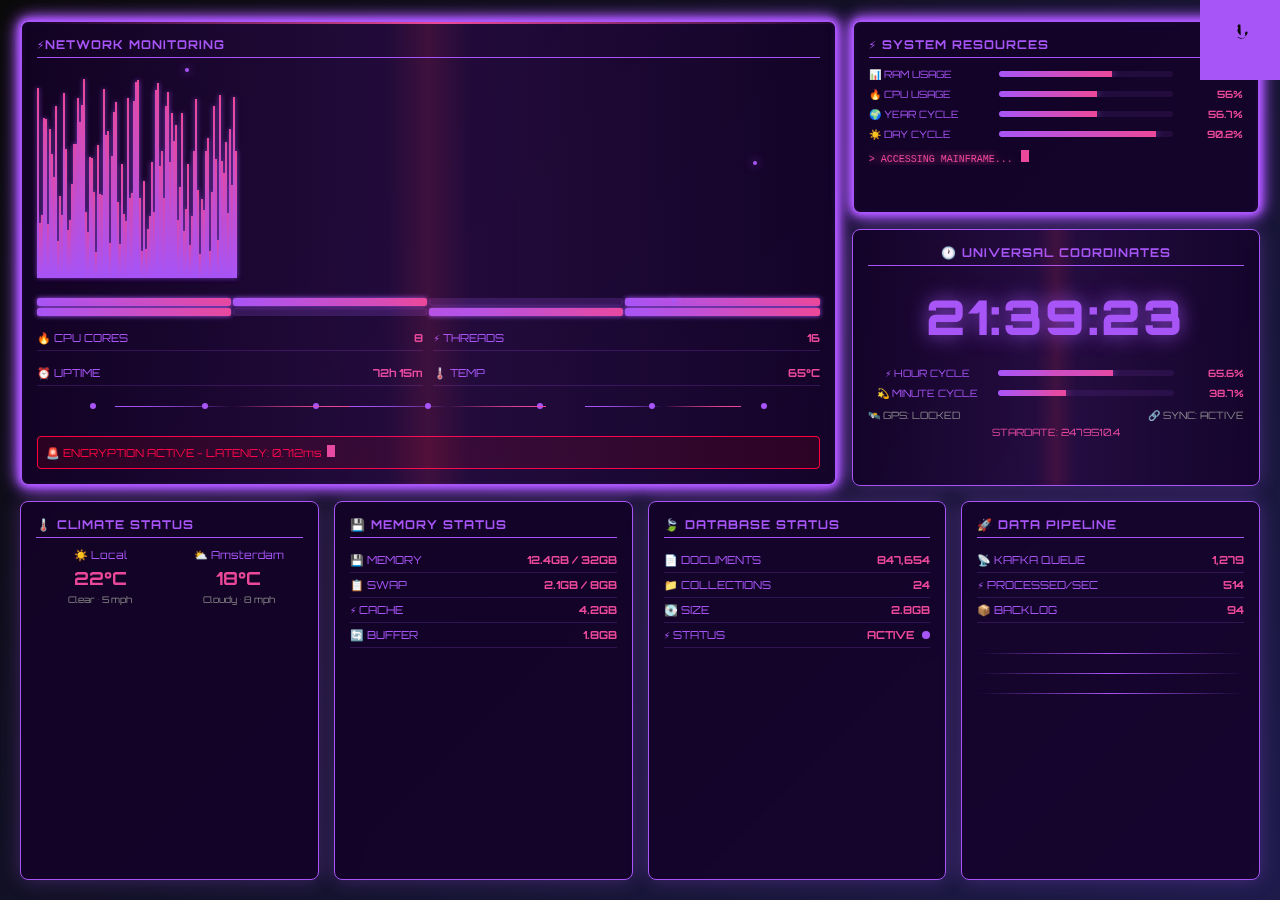
<file: bck.html>
<!DOCTYPE html>
<html lang="en">
<head>
    <meta charset="UTF-8">
    <meta name="viewport" content="width=device-width, initial-scale=1.0">
    <title>Main Dashboard | Live System Monitor</title>
    <meta name="description" content="Real-time main dashboard with system monitoring, matrix effects, and live data visualization">
    <link rel="icon" href="data:image/svg+xml,<svg xmlns=%22http://www.w3.org/2000/svg%22 viewBox=%220 0 100 100%22><text y=%22.9em%22 font-size=%2290%22>🚀</text></svg>">
    <style>
        @import url('https://fonts.googleapis.com/css2?family=Orbitron:wght@400;700;900&display=swap');
        
        * {
            margin: 0;
            padding: 0;
            box-sizing: border-box;
        }

        body {
            background: #0a0a0a;
            font-family: 'Orbitron', monospace;
            color: #a855f7;
            overflow-x: hidden;
            min-height: 100vh;
            display: flex;
            flex-direction: column;
        }

        .container {
            display: grid;
            grid-template-columns: 2fr 1fr;
            grid-template-rows: auto auto 1fr;
            gap: 15px;
            padding: 20px;
            min-height: 100vh;
            background: linear-gradient(135deg, #0a0a0a 0%, #1e1b4b 100%);
        }

        @media (max-width: 768px) {
            .container {
                grid-template-columns: 1fr;
                grid-template-rows: auto auto auto auto;
                gap: 10px;
                padding: 10px;
            }
            
            .main-chart {
                grid-column: 1;
                grid-row: 1;
            }
            
            .system-panel {
                grid-column: 1;
                grid-row: 2;
            }
            
            .time-panel {
                grid-column: 1;
                grid-row: 3;
            }
            
            .bottom-panels {
                grid-column: 1;
                grid-row: 4;
                grid-template-columns: 1fr 1fr;
            }
        }

        .panel {
            background: rgba(20, 0, 40, 0.8);
            border: 1px solid #a855f7;
            border-radius: 8px;
            padding: 15px;
            box-shadow: 0 0 20px rgba(168, 85, 247, 0.3);
            backdrop-filter: blur(10px);
        }

        .panel-title {
            color: #a855f7;
            font-weight: 700;
            font-size: 12px;
            margin-bottom: 10px;
            text-transform: uppercase;
            letter-spacing: 1px;
            border-bottom: 1px solid #a855f7;
            padding-bottom: 5px;
        }

        .main-chart {
            grid-column: 1;
            grid-row: 1 / 3;
            position: relative;
        }

        .system-panel {
            grid-column: 2;
            grid-row: 1;
        }

        .time-panel {
            grid-column: 2;
            grid-row: 2;
            text-align: center;
        }

        .bottom-panels {
            grid-column: 1 / 3;
            grid-row: 3;
            display: grid;
            grid-template-columns: repeat(4, 1fr);
            gap: 15px;
        }

        @media (max-width: 1200px) {
            .bottom-panels {
                grid-template-columns: repeat(2, 1fr);
            }
        }

        .progress-bar {
            margin: 8px 0;
            display: flex;
            align-items: center;
            font-size: 10px;
        }

        .progress-label {
            width: 120px;
            color: #a855f7;
            font-weight: 400;
        }

        .progress-track {
            flex: 1;
            height: 6px;
            background: rgba(168, 85, 247, 0.1);
            margin: 0 10px;
            border-radius: 3px;
            overflow: hidden;
        }

        .progress-fill {
            height: 100%;
            background: linear-gradient(90deg, #a855f7, #ec4899);
            transition: width 0.3s ease;
            box-shadow: 0 0 10px rgba(168, 85, 247, 0.6);
        }

        .progress-value {
            color: #ec4899;
            font-weight: 700;
            min-width: 60px;
            text-align: right;
        }

        .time-display {
            font-size: 48px;
            font-weight: 900;
            color: #a855f7;
            text-shadow: 0 0 20px rgba(168, 85, 247, 0.8);
            letter-spacing: 2px;
            margin: 20px 0;
            font-family: 'Orbitron', monospace;
        }

        @media (max-width: 768px) {
            .time-display {
                font-size: 32px;
            }
        }

        .chart-container {
            height: 200px;
            position: relative;
            margin: 20px 0;
        }

        .chart-line {
            position: absolute;
            bottom: 0;
            width: 2px;
            background: linear-gradient(to top, #a855f7, #ec4899);
            animation: pulse 2s infinite;
            box-shadow: 0 0 5px rgba(168, 85, 247, 0.8);
        }

        .metric-grid {
            display: grid;
            grid-template-columns: repeat(2, 1fr);
            gap: 10px;
            margin-top: 10px;
        }

        .metric-item {
            display: flex;
            justify-content: space-between;
            font-size: 11px;
            padding: 5px 0;
            border-bottom: 1px solid rgba(168, 85, 247, 0.2);
        }

        .metric-label {
            color: #a855f7;
        }

        .metric-value {
            color: #ec4899;
            font-weight: 700;
        }

        .weather-item {
            text-align: center;
            font-size: 11px;
        }

        .weather-temp {
            font-size: 18px;
            font-weight: 700;
            color: #ec4899;
            margin: 5px 0;
        }

        .weather-desc {
            color: #a855f7;
            margin-bottom: 5px;
        }

        .weather-details {
            color: #888;
            font-size: 9px;
        }

        .status-bar {
            display: flex;
            justify-content: space-between;
            font-size: 10px;
            color: #888;
            margin-top: 10px;
        }

        .alert {
            background: rgba(255, 0, 0, 0.1);
            border: 1px solid #ff0040;
            color: #ff0040;
            padding: 8px;
            border-radius: 4px;
            font-size: 11px;
            margin-top: 10px;
            animation: blink 1s infinite;
        }

        @keyframes pulse {
            0% { opacity: 0.6; }
            50% { opacity: 1; }
            100% { opacity: 0.6; }
        }

        @keyframes blink {
            0%, 50% { opacity: 1; }
            51%, 100% { opacity: 0.5; }
        }

        .processing-indicator {
            display: inline-block;
            width: 8px;
            height: 8px;
            border-radius: 50%;
            background: #a855f7;
            animation: pulse 1s infinite;
            margin-left: 5px;
        }

        .data-flow {
            height: 80px;
            position: relative;
            overflow: hidden;
            margin: 10px 0;
        }

        .flow-line {
            position: absolute;
            width: 100%;
            height: 1px;
            background: linear-gradient(90deg, transparent, #a855f7, transparent);
            animation: flow 3s linear infinite;
        }

        @keyframes flow {
            0% { transform: translateX(-100%); }
            100% { transform: translateX(100%); }
        }

        /* Epic additions */
        .matrix-bg {
            position: fixed;
            top: 0;
            left: 0;
            width: 100%;
            height: 100%;
            pointer-events: none;
            z-index: -1;
            overflow: hidden;
        }

        .matrix-char {
            position: absolute;
            color: #a855f7;
            font-family: 'Orbitron', monospace;
            font-size: 14px;
            opacity: 0.1;
            animation: matrixFall 3s linear infinite;
        }

        @keyframes matrixFall {
            0% { transform: translateY(-100vh); opacity: 0; }
            10% { opacity: 0.3; }
            90% { opacity: 0.1; }
            100% { transform: translateY(100vh); opacity: 0; }
        }

        .glitch-effect {
            position: relative;
            animation: glitch 2s infinite;
        }

        @keyframes glitch {
            0%, 90%, 100% { transform: translateX(0); }
            91% { transform: translateX(-2px); }
            92% { transform: translateX(2px); }
            93% { transform: translateX(-1px); }
        }

        .neon-border {
            box-shadow: 
                0 0 5px #a855f7,
                0 0 10px #a855f7,
                0 0 15px #a855f7,
                0 0 20px #a855f7,
                inset 0 0 5px rgba(168, 85, 247, 0.1);
            border: 2px solid #a855f7;
            animation: neonPulse 3s ease-in-out infinite alternate;
        }

        @keyframes neonPulse {
            from { box-shadow: 0 0 5px #a855f7, 0 0 10px #a855f7, 0 0 15px #a855f7; }
            to { box-shadow: 0 0 10px #a855f7, 0 0 20px #a855f7, 0 0 30px #a855f7; }
        }

        .scan-line {
            position: absolute;
            width: 100%;
            height: 2px;
            background: linear-gradient(90deg, transparent, #ec4899, transparent);
            animation: scan 4s linear infinite;
            top: 0;
        }

        @keyframes scan {
            0% { top: 0; opacity: 1; }
            100% { top: 100%; opacity: 0; }
        }

        .hacker-text {
            font-family: 'Courier New', monospace;
            color: #ec4899;
            text-shadow: 0 0 10px #ec4899;
            animation: typewriter 3s steps(40) infinite;
        }

        @keyframes typewriter {
            0% { width: 0; }
            50% { width: 100%; }
            100% { width: 0; }
        }

        .floating-particles {
            position: absolute;
            width: 4px;
            height: 4px;
            background: #a855f7;
            border-radius: 50%;
            animation: float 6s ease-in-out infinite;
            box-shadow: 0 0 10px #a855f7;
        }

        @keyframes float {
            0%, 100% { transform: translateY(0) rotate(0deg); opacity: 1; }
            33% { transform: translateY(-20px) rotate(120deg); opacity: 0.7; }
            66% { transform: translateY(-10px) rotate(240deg); opacity: 0.4; }
        }

        .cpu-cores-viz {
            display: grid;
            grid-template-columns: repeat(4, 1fr);
            gap: 2px;
            margin: 10px 0;
        }

        .core {
            height: 8px;
            background: rgba(168, 85, 247, 0.2);
            border-radius: 2px;
            animation: coreActivity 2s ease-in-out infinite;
        }

        .core.active {
            background: linear-gradient(90deg, #a855f7, #ec4899);
            box-shadow: 0 0 5px #a855f7;
        }

        @keyframes coreActivity {
            0%, 100% { opacity: 0.3; }
            50% { opacity: 1; }
        }

        .network-graph {
            display: flex;
            justify-content: space-around;
            align-items: center;
            height: 40px;
            position: relative;
        }

        .node {
            width: 6px;
            height: 6px;
            background: #a855f7;
            border-radius: 50%;
            position: relative;
            animation: pulse 1.5s ease-in-out infinite;
        }

        .connection {
            position: absolute;
            height: 1px;
            background: linear-gradient(90deg, #a855f7, transparent, #ec4899);
            animation: dataFlow 2s linear infinite;
        }

        @keyframes dataFlow {
            0% { opacity: 0; transform: scaleX(0); }
            50% { opacity: 1; transform: scaleX(1); }
            100% { opacity: 0; transform: scaleX(0); }
        }

        .terminal-cursor {
            display: inline-block;
            background: #ec4899;
            animation: blink 1s infinite;
            width: 8px;
            height: 12px;
            margin-left: 2px;
        }

        .hologram-effect {
            position: relative;
        }

        .hologram-effect::before {
            content: '';
            position: absolute;
            top: 0;
            left: 0;
            right: 0;
            bottom: 0;
            background: linear-gradient(
                90deg,
                transparent 0%,
                rgba(168, 85, 247, 0.1) 45%,
                rgba(236, 72, 153, 0.2) 50%,
                rgba(168, 85, 247, 0.1) 55%,
                transparent 100%
            );
            animation: hologramScan 3s linear infinite;
        }

        @keyframes hologramScan {
            0% { transform: translateX(-100%); }
            100% { transform: translateX(100%); }
        }

        .github-corner {
            position: fixed;
            top: 0;
            right: 0;
            z-index: 1000;
        }

        .github-corner svg {
            fill: #a855f7;
            color: #0a0a0a;
            width: 80px;
            height: 80px;
        }

        .github-corner:hover .octo-arm {
            animation: octocat-wave 560ms ease-in-out;
        }

        @keyframes octocat-wave {
            0%, 100% { transform: rotate(0); }
            20%, 60% { transform: rotate(-25deg); }
            40%, 80% { transform: rotate(10deg); }
        }
    </style>
</head>
<body>
    <!-- GitHub Corner -->
    <a href="https://github.com/niloRoch" class="github-corner" aria-label="View source on GitHub">
        <svg viewBox="0 0 250 250" aria-hidden="true">
            <path d="m0,0 0,250 250,0 0,-250z"></path>
            <path d="m127.5,110c-14.6-9.2-9.4-19.5-9.4-19.5 3.1-6.9 1.5-11.3 1.5-11.3-1.3-6.6 2.9-2.3 2.9-2.3 3.9,4.6 .4,6.9 .4,6.9-2.4,3.3-5.6,0-5.6,0-2.8-4.7 8.9-6.9 8.9-6.9z" fill="currentColor" style="transform-origin: 130px 106px;" class="octo-arm"></path>
            <path d="m115,115c15.1,12.2 24.1,2.9 24.1,2.9 2.5-5.6 6.1-8.8 6.1-8.8 4.7-2.9 3.4-8.1 3.4-8.1-1.2-4.9-6.5-0.2-6.5-0.2-3.3,3.7-0.3,6.9-0.3,6.9-2.4,3.3 0,5.6 0,5.6-2.8,4.7-8.9,6.9-8.9,6.9z" fill="currentColor"></path>
        </svg>
    </a>

    <!-- Matrix rain background -->
    <div class="matrix-bg" id="matrixBg"></div>
    
    <div class="container">
        <!-- Main Chart Panel -->
        <div class="panel main-chart neon-border hologram-effect">
            <div class="scan-line"></div>
            <div class="panel-title glitch-effect">⚡NETWORK MONITORING</div>
            <div class="chart-container" id="mainChart"></div>
            
            <!-- CPU Cores Visualization -->
            <div class="cpu-cores-viz" id="cpuCores">
                <div class="core active"></div>
                <div class="core active"></div>
                <div class="core"></div>
                <div class="core active"></div>
                <div class="core active"></div>
                <div class="core"></div>
                <div class="core active"></div>
                <div class="core active"></div>
            </div>
            
            <div class="metric-grid">
                <div class="metric-item">
                    <span class="metric-label">🔥 CPU CORES</span>
                    <span class="metric-value" id="cpuCoresCount">8</span>
                </div>
                <div class="metric-item">
                    <span class="metric-label">⚡ THREADS</span>
                    <span class="metric-value" id="threads">16</span>
                </div>
                <div class="metric-item">
                    <span class="metric-label">⏰ UPTIME</span>
                    <span class="metric-value" id="uptime">72h 15m</span>
                </div>
                <div class="metric-item">
                    <span class="metric-label">🌡️ TEMP</span>
                    <span class="metric-value" id="temperature">65°C</span>
                </div>
            </div>
            
            <!-- Network Graph -->
            <div class="network-graph">
                <div class="node"></div>
                <div class="connection" style="left: 10%; width: 30%; top: 50%;"></div>
                <div class="node"></div>
                <div class="connection" style="left: 40%; width: 25%; top: 50%;"></div>
                <div class="node"></div>
                <div class="connection" style="left: 70%; width: 20%; top: 50%;"></div>
                <div class="node"></div>
                <div class="connection" style="left: 10%; width: 30%; top: 50%;"></div>
                <div class="node"></div>
                <div class="connection" style="left: 40%; width: 25%; top: 50%;"></div>
                <div class="node"></div>
                <div class="connection" style="left: 70%; width: 20%; top: 50%;"></div>
                <div class="node"></div>
            </div>
            
            <div class="alert">
                🚨 ENCRYPTION ACTIVE - LATENCY: 0.712ms <span class="terminal-cursor"></span>
            </div>
            
            <!-- Floating particles -->
            <div class="floating-particles" style="top: 10%; left: 20%;"></div>
            <div class="floating-particles" style="top: 60%; left: 80%; animation-delay: 2s;"></div>
            <div class="floating-particles" style="top: 30%; left: 90%; animation-delay: 4s;"></div>
        </div>

        <!-- System Panel (renamed from Progress Panel) -->
        <div class="panel system-panel neon-border">
            <div class="panel-title">⚡ System Resources</div>
            <div class="progress-bar">
                <span class="progress-label">📊 RAM USAGE</span>
                <div class="progress-track">
                    <div class="progress-fill" id="ramUsage" style="width: 68%"></div>
                </div>
                <span class="progress-value" id="ramPercent">68%</span>
            </div>
            <div class="progress-bar">
                <span class="progress-label">🔥 CPU USAGE</span>
                <div class="progress-track">
                    <div class="progress-fill" id="cpuUsage" style="width: 45%"></div>
                </div>
                <span class="progress-value" id="cpuPercent">45%</span>
            </div>
            <div class="progress-bar">
                <span class="progress-label">🌍 YEAR CYCLE</span>
                <div class="progress-track">
                    <div class="progress-fill" id="yearProgress" style="width: 0%"></div>
                </div>
                <span class="progress-value" id="yearPercent">0%</span>
            </div>
            <div class="progress-bar">
                <span class="progress-label">☀️ DAY CYCLE</span>
                <div class="progress-track">
                    <div class="progress-fill" id="dayProgress" style="width: 0%"></div>
                </div>
                <span class="progress-value" id="dayPercent">0%</span>
            </div>
            
            <!-- Hacker terminal effect -->
            <div class="hacker-text" style="font-size: 10px; margin-top: 10px; overflow: hidden; white-space: nowrap;">
                > ACCESSING MAINFRAME... <span class="terminal-cursor"></span>
            </div>
        </div>

        <!-- Time Panel -->
        <div class="panel time-panel hologram-effect">
            <div class="panel-title">🕐 UNIVERSAL COORDINATES</div>
            <div class="time-display glitch-effect" id="utcTime">00:00:00</div>
            <div class="progress-bar">
                <span class="progress-label">⚡ HOUR CYCLE</span>
                <div class="progress-track">
                    <div class="progress-fill" id="hourProgress" style="width: 0%"></div>
                </div>
                <span class="progress-value" id="hourPercent">0%</span>
            </div>
            <div class="progress-bar">
                <span class="progress-label">💫 MINUTE CYCLE</span>
                <div class="progress-track">
                    <div class="progress-fill" id="minuteProgress" style="width: 0%"></div>
                </div>
                <span class="progress-value" id="minutePercent">0%</span>
            </div>
            <div class="status-bar">
                <span>🛰️ GPS: LOCKED</span>
                <span>🔗 SYNC: ACTIVE</span>
            </div>
            <div style="font-size: 10px; color: #ec4899; text-align: center; margin-top: 5px;">
                STARDATE: <span id="stardate">2458849.5</span>
            </div>
        </div>

        <!-- Bottom Panels -->
        <div class="bottom-panels">
            <!-- Weather Panel -->
            <div class="panel">
                <div class="panel-title">🌡️ Climate Status</div>
                <div class="metric-grid">
                    <div class="weather-item">
                        <div class="weather-desc">☀️ Local</div>
                        <div class="weather-temp">22°C</div>
                        <div class="weather-details">Clear • 5 mph</div>
                    </div>
                    <div class="weather-item">
                        <div class="weather-desc">⛅ Amsterdam</div>
                        <div class="weather-temp">18°C</div>
                        <div class="weather-details">Cloudy • 8 mph</div>
                    </div>
                </div>
            </div>

            <!-- Memory Panel -->
            <div class="panel">
                <div class="panel-title">💾 Memory Status</div>
                <div class="metric-item">
                    <span class="metric-label">💾 MEMORY</span>
                    <span class="metric-value">12.4GB / 32GB</span>
                </div>
                <div class="metric-item">
                    <span class="metric-label">📋 SWAP</span>
                    <span class="metric-value">2.1GB / 8GB</span>
                </div>
                <div class="metric-item">
                    <span class="metric-label">⚡ CACHE</span>
                    <span class="metric-value">4.2GB</span>
                </div>
                <div class="metric-item">
                    <span class="metric-label">🔄 BUFFER</span>
                    <span class="metric-value">1.8GB</span>
                </div>
            </div>

            <!-- Database Stats -->
            <div class="panel">
                <div class="panel-title">🍃 Database Status</div>
                <div class="metric-item">
                    <span class="metric-label">📄 DOCUMENTS</span>
                    <span class="metric-value" id="mongoCount">847,293</span>
                </div>
                <div class="metric-item">
                    <span class="metric-label">📁 COLLECTIONS</span>
                    <span class="metric-value">24</span>
                </div>
                <div class="metric-item">
                    <span class="metric-label">💽 SIZE</span>
                    <span class="metric-value">2.8GB</span>
                </div>
                <div class="metric-item">
                    <span class="metric-label">⚡ STATUS</span>
                    <span class="metric-value">ACTIVE <span class="processing-indicator"></span></span>
                </div>
            </div>

            <!-- Kafka & Processing -->
            <div class="panel">
                <div class="panel-title">🚀 Data Pipeline</div>
                <div class="metric-item">
                    <span class="metric-label">📡 KAFKA QUEUE</span>
                    <span class="metric-value" id="kafkaInflight">1,247</span>
                </div>
                <div class="metric-item">
                    <span class="metric-label">⚡ PROCESSED/SEC</span>
                    <span class="metric-value" id="processedPerSec">523</span>
                </div>
                <div class="metric-item">
                    <span class="metric-label">📦 BACKLOG</span>
                    <span class="metric-value" id="queueSize">89</span>
                </div>
                <div class="data-flow">
                    <div class="flow-line" style="top: 20px;"></div>
                    <div class="flow-line" style="top: 40px; animation-delay: 1s;"></div>
                    <div class="flow-line" style="top: 60px; animation-delay: 2s;"></div>
                </div>
            </div>
        </div>
    </div>

    <script>
        // Initialize matrix background
        function createMatrixRain() {
            const matrixBg = document.getElementById('matrixBg');
            const chars = '01アイウエオカキクケコサシスセソタチツテトナニヌネノハヒフヘホマミムメモヤユヨラリルレロワヲン';
            
            for (let i = 0; i < 50; i++) {
                const char = document.createElement('div');
                char.className = 'matrix-char';
                char.textContent = chars[Math.floor(Math.random() * chars.length)];
                char.style.left = Math.random() * 100 + '%';
                char.style.animationDelay = Math.random() * 3 + 's';
                char.style.animationDuration = (3 + Math.random() * 2) + 's';
                matrixBg.appendChild(char);
            }
        }

        function updateStardate() {
            const now = new Date();
            const stardate = 2458849.5 + (now.getTime() / 86400000);
            document.getElementById('stardate').textContent = stardate.toFixed(1);
        }

        function animateCores() {
            const cores = document.querySelectorAll('.core');
            cores.forEach((core, index) => {
                setTimeout(() => {
                    if (Math.random() > 0.3) {
                        core.classList.add('active');
                    } else {
                        core.classList.remove('active');
                    }
                }, index * 200);
            });
        }

        // Real-time updates
        function updateTime() {
            const now = new Date();
            const utc = new Date(now.getTime() + (now.getTimezoneOffset() * 60000));
            
            // UTC Time
            document.getElementById('utcTime').textContent = utc.toTimeString().split(' ')[0];
            
            // Progress calculations
            const startOfYear = new Date(utc.getFullYear(), 0, 1);
            const endOfYear = new Date(utc.getFullYear() + 1, 0, 1);
            const yearProgress = ((utc - startOfYear) / (endOfYear - startOfYear)) * 100;
            
            const startOfDay = new Date(utc.getFullYear(), utc.getMonth(), utc.getDate());
            const dayProgress = ((utc - startOfDay) / (24 * 60 * 60 * 1000)) * 100;
            
            const startOfHour = new Date(utc.getFullYear(), utc.getMonth(), utc.getDate(), utc.getHours());
            const hourProgress = ((utc - startOfHour) / (60 * 60 * 1000)) * 100;
            
            const startOfMinute = new Date(utc.getFullYear(), utc.getMonth(), utc.getDate(), utc.getHours(), utc.getMinutes());
            const minuteProgress = ((utc - startOfMinute) / (60 * 1000)) * 100;
            
            // Update progress bars
            updateProgress('year', yearProgress);
            updateProgress('day', dayProgress);
            updateProgress('hour', hourProgress);
            updateProgress('minute', minuteProgress);
            
            updateStardate();
        }

        function updateProgress(type, value) {
            document.getElementById(type + 'Progress').style.width = value + '%';
            document.getElementById(type + 'Percent').textContent = value.toFixed(1) + '%';
        }

        function updateMetrics() {
            // Simulate real-time data changes
            const ramUsage = 65 + Math.random() * 10;
            const cpuUsage = 40 + Math.random() * 20;
            const mongoCount = 847293 + Math.floor(Math.random() * 1000);
            const kafkaInflight = 1200 + Math.floor(Math.random() * 200);
            const processedPerSec = 500 + Math.floor(Math.random() * 50);
            const queueSize = 80 + Math.floor(Math.random() * 20);

            document.getElementById('ramUsage').style.width = ramUsage + '%';
            document.getElementById('ramPercent').textContent = ramUsage.toFixed(0) + '%';
            document.getElementById('cpuUsage').style.width = cpuUsage + '%';
            document.getElementById('cpuPercent').textContent = cpuUsage.toFixed(0) + '%';
            document.getElementById('mongoCount').textContent = mongoCount.toLocaleString();
            document.getElementById('kafkaInflight').textContent = kafkaInflight.toLocaleString();
            document.getElementById('processedPerSec').textContent = processedPerSec;
            document.getElementById('queueSize').textContent = queueSize;
        }

        function createChart() {
            const chart = document.getElementById('mainChart');
            chart.innerHTML = '';
            
            for (let i = 0; i < 100; i++) {
                const line = document.createElement('div');
                line.className = 'chart-line';
                line.style.left = i * 2 + 'px';
                line.style.height = Math.random() * 180 + 20 + 'px';
                line.style.animationDelay = Math.random() * 2 + 's';
                chart.appendChild(line);
            }
        }

        // Initialize
        createMatrixRain();
        updateTime();
        updateMetrics();
        createChart();

        // Update intervals
        setInterval(updateTime, 1000);
        setInterval(updateMetrics, 2000);
        setInterval(createChart, 5000);
        setInterval(animateCores, 3000);

        // Performance optimization for mobile
        if (window.innerWidth < 768) {
            // Reduce matrix chars on mobile
            const matrixBg = document.getElementById('matrixBg');
            matrixBg.innerHTML = '';
            for (let i = 0; i < 20; i++) {
                const chars = '01アイウエオ';
                const char = document.createElement('div');
                char.className = 'matrix-char';
                char.textContent = chars[Math.floor(Math.random() * chars.length)];
                char.style.left = Math.random() * 100 + '%';
                char.style.animationDelay = Math.random() * 3 + 's';
                char.style.animationDuration = (3 + Math.random() * 2) + 's';
                matrixBg.appendChild(char);
            }
        }
    </script>
</body>
</html>
</file>
